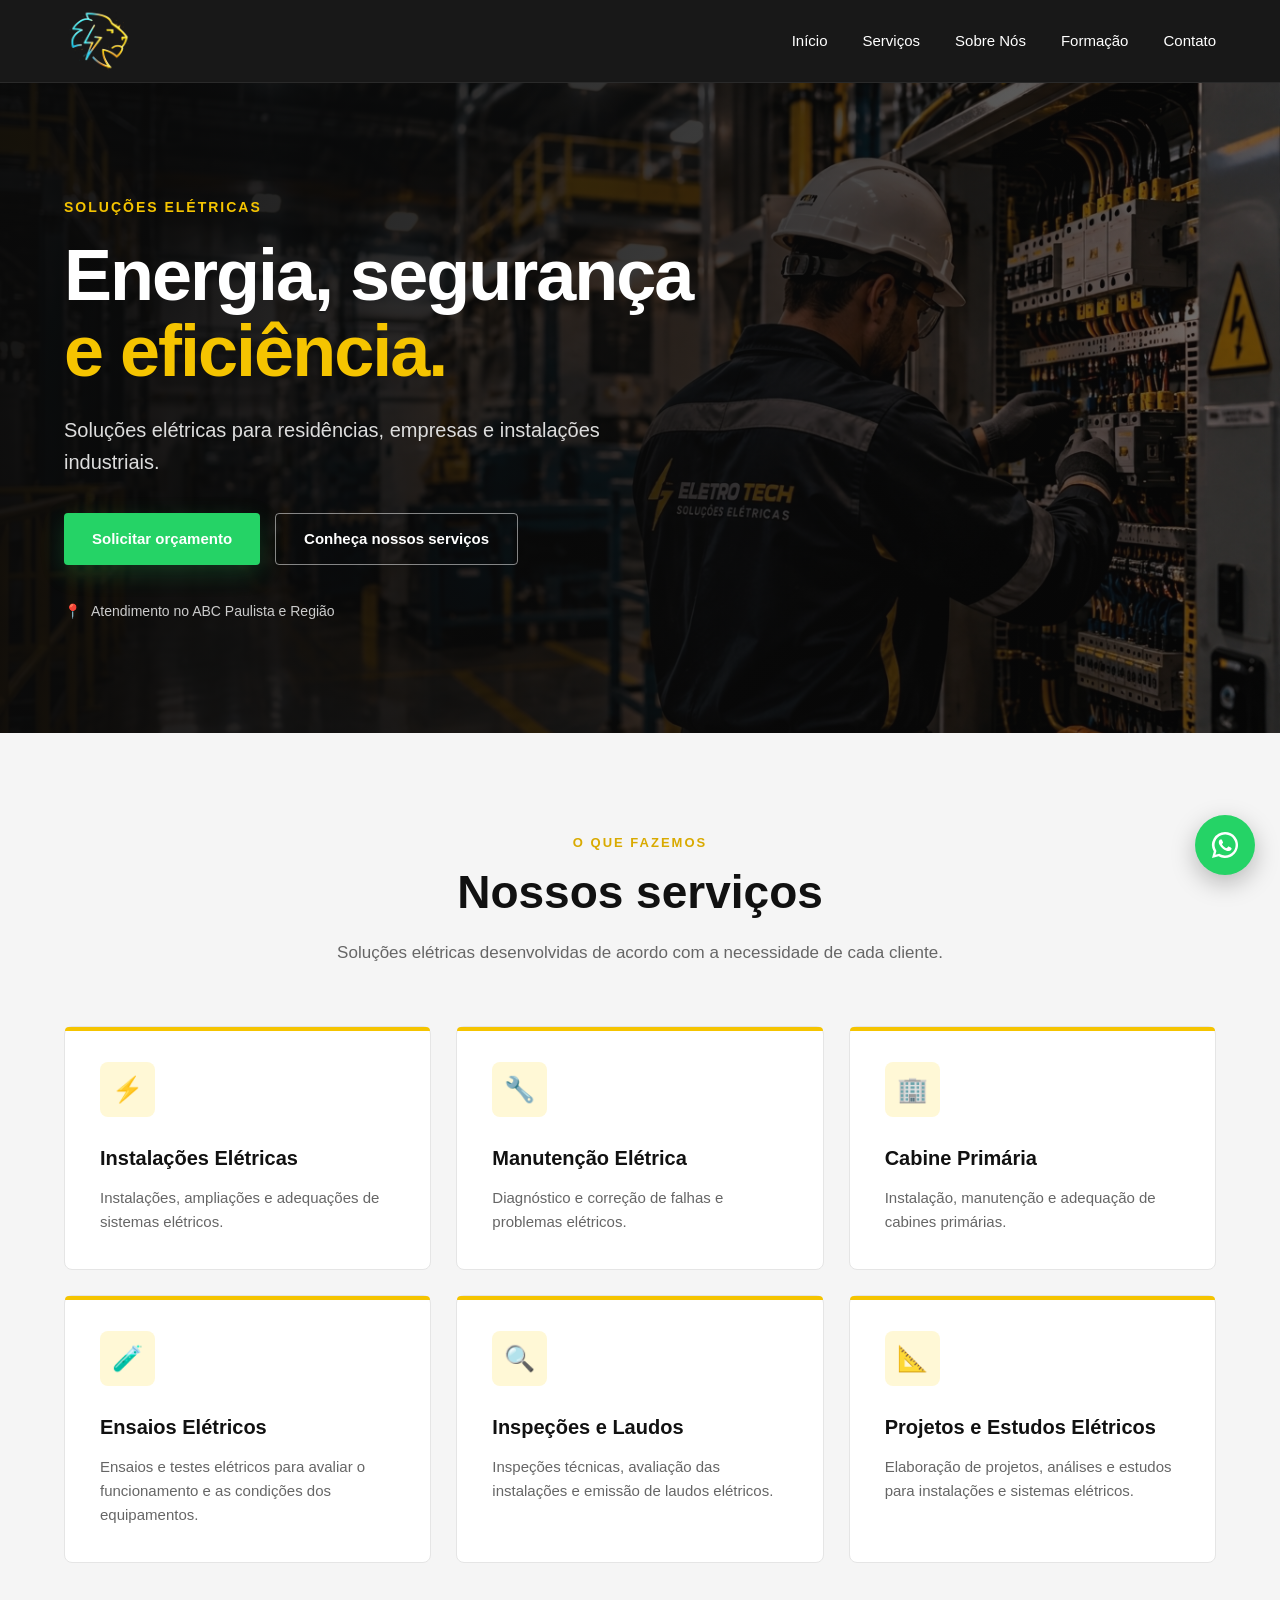
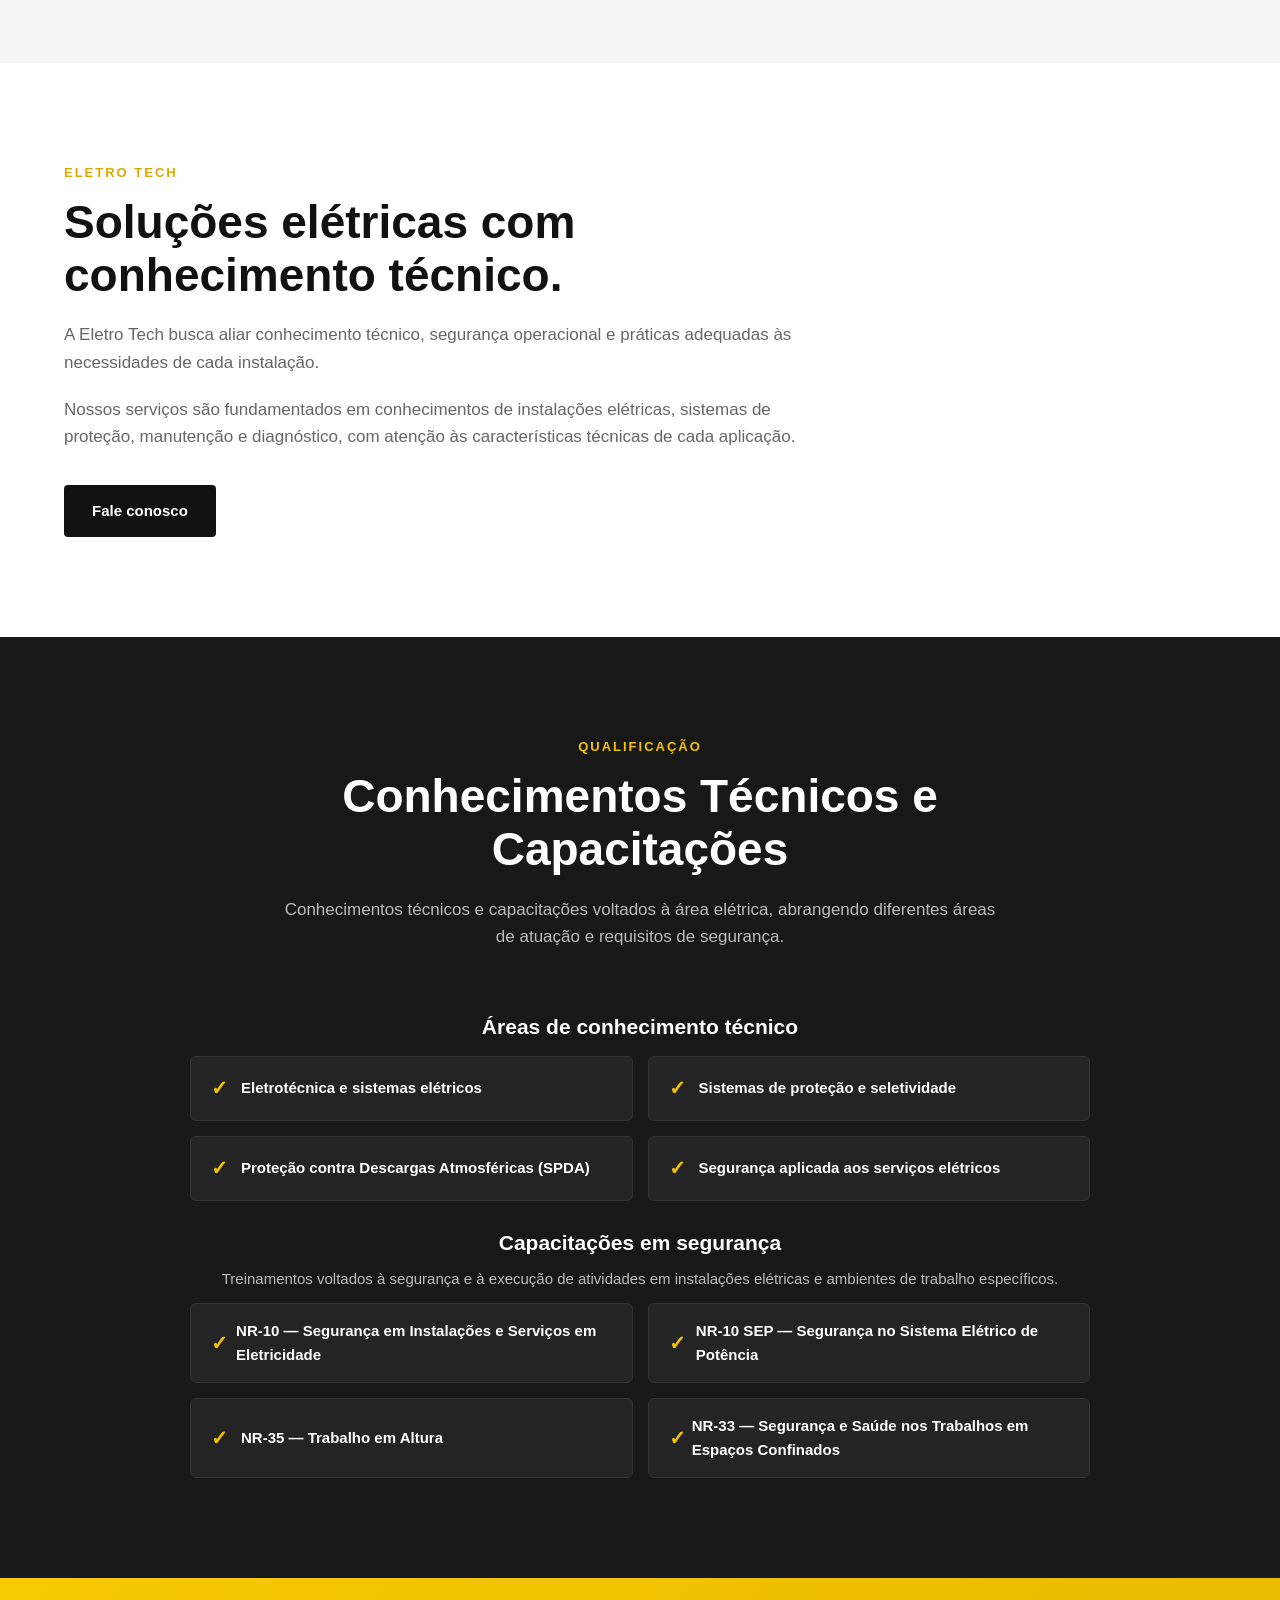
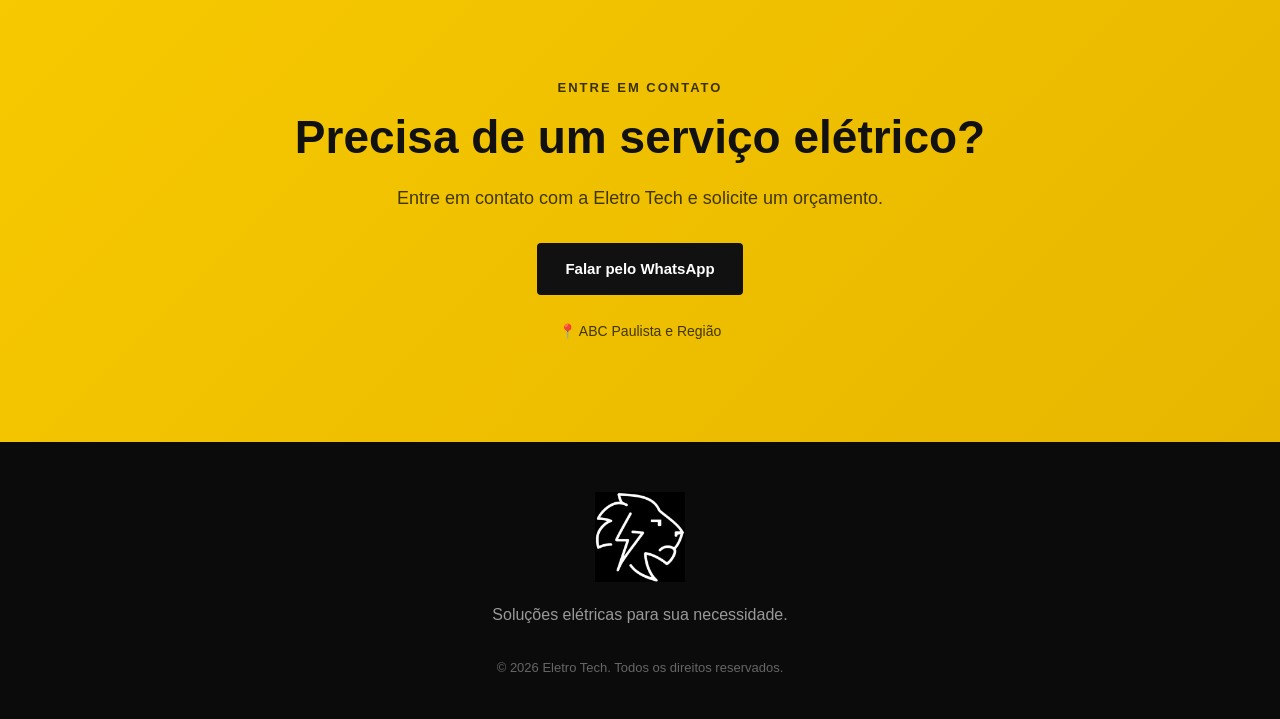
<file: index.html>
<!DOCTYPE html>
<html lang="pt-BR">

<head>
    <meta charset="UTF-8">

    <meta name="viewport" content="width=device-width, initial-scale=1.0">

    <!-- SEO -->
    <title>Eletro Tech Energia | Engenharia Elétrica no ABC Paulista</title>

    <meta
        name="description"
        content="Soluções em engenharia elétrica residencial, comercial e industrial no ABC Paulista. Instalações, manutenção, cabine primária, ensaios e inspeções."
    >

    <meta name="robots" content="index, follow">

    <link rel="canonical" href="https://eletrotechenergia.com.br/">

    <!-- Open Graph - Compartilhamento -->
    <meta property="og:type" content="website">
    <meta property="og:title" content="Eletro Tech Energia | Engenharia Elétrica">
    <meta property="og:description" content="Soluções elétricas residenciais, comerciais e industriais no ABC Paulista e região.">
    <meta property="og:url" content="https://eletrotechenergia.com.br/">
    <meta property="og:image" content="https://eletrotechenergia.com.br/images/og-image.jpg">

    <!-- Favicon -->
    <link rel="icon" type="image/webp" href="images/favicon.webp">

    <!-- CSS -->
    <link rel="stylesheet" href="css/style.css">
</head>

<body>

    <!-- =========================
         HEADER
    ========================== -->

    <header class="header">

        <div class="container header-content">

            <a href="#inicio" class="logo-link">
                <img
                    src="images/logo_colorido_principal.webp"
                    alt="Eletro Tech"
                    class="logo"
                >
            </a>

            <nav class="navigation" id="navMenu">

                <a href="#inicio">Início</a>

                <a href="#servicos">Serviços</a>

                <a href="#sobre">Sobre Nós</a>

                <a href="#formacao">Formação</a>

                <a href="#contato">Contato</a>

                <!-- <a href="tools.html">Ferramentas</a>  PAGINA DE FERRAMENTA REMOVIDA -->  

            </nav>

            <!-- BOTÃO MOBILE -->
            <button class="mobile-menu-btn" onclick="toggleMenu()" aria-label="Abrir Menu">
                ☰
            </button>
        </div>

    </header>


    <main>

        <!-- =========================
             HERO
        ========================== -->

        <section id="inicio" class="hero">

            <div class="container">

                <div class="hero-content">

                    <span class="hero-label">
                        SOLUÇÕES ELÉTRICAS
                    </span>

                    <h1>
                        Energia, segurança
                        <span>e eficiência.</span>
                    </h1>

                    <p>
                        Soluções elétricas para residências,
                        empresas e instalações industriais.
                    </p>

                    <div class="hero-buttons">

                        <a
                            href="https://wa.me/5511913573501?text=Ol%C3%A1%2C%20gostaria%20de%20solicitar%20um%20or%C3%A7amento."
                            target="_blank"
                            class="btn btn-whatsapp"
                        >
                            Solicitar orçamento
                        </a>

                        <a
                            href="#servicos"
                            class="btn btn-outline"
                        >
                            Conheça nossos serviços
                        </a>

                    </div>

                    <div class="service-area">

                        <span>📍</span>

                        <span>
                            Atendimento no ABC Paulista e Região
                        </span>

                    </div>

                </div>

            </div>

        </section>


        <!-- =========================
             SERVIÇOS
        ========================== -->

        <section id="servicos" class="services">

            <div class="container">

                <div class="section-header">

                    <span class="section-label">
                        O QUE FAZEMOS
                    </span>

                    <h2>
                        Nossos serviços
                    </h2>

                    <p>
                        Soluções elétricas desenvolvidas de acordo
                        com a necessidade de cada cliente.
                    </p>

                </div>


                <div class="services-grid">

                    <article class="service-card">

                        <div class="service-icon">
                            ⚡
                        </div>

                        <h3>
                            Instalações Elétricas
                        </h3>

                        <p>
                            Instalações, ampliações e adequações
                            de sistemas elétricos.
                        </p>

                    </article>


                    <article class="service-card">

                        <div class="service-icon">
                            🔧
                        </div>

                        <h3>
                            Manutenção Elétrica
                        </h3>

                        <p>
                            Diagnóstico e correção de falhas
                            e problemas elétricos.
                        </p>

                    </article>


                    <article class="service-card">

                        <div class="service-icon">
                            🏢
                        </div>

                        <h3>
                            Cabine Primária
                        </h3>

                        <p>
                            Instalação, manutenção e adequação de cabines primárias.
                        </p>

                    </article>


                    <article class="service-card">

                        <div class="service-icon">
                            🧪
                        </div>

                        <h3>
                            Ensaios Elétricos
                        </h3>

                        <p>
                            Ensaios e testes elétricos para avaliar
                            o funcionamento e as condições dos equipamentos.
                        </p>

                    </article>


                    <article class="service-card">

                        <div class="service-icon">
                            🔍
                        </div>

                        <h3>
                            Inspeções e Laudos
                        </h3>

                        <p>
                            Inspeções técnicas, avaliação das instalações
                            e emissão de laudos elétricos.
                        </p>

                    </article>

                    
                    <article class="service-card">

                        <div class="service-icon">
                            📐
                        </div>

                        <h3>
                            Projetos e Estudos Elétricos
                        </h3>

                        <p>
                            Elaboração de projetos, análises e estudos
                            para instalações e sistemas elétricos.
                        </p>

                    </article>

                </div>

            </div>

        </section>


        <!-- =========================
             SOBRE
        ========================== -->

        <section id="sobre" class="about">

            <div class="container about-content">

                <div class="about-text">

                    <span class="section-label">
                        ELETRO TECH
                    </span>

                    <h2>
                        Soluções elétricas
                        com conhecimento técnico.
                    </h2>

                    <p>
                        A Eletro Tech busca aliar conhecimento técnico,
                        segurança operacional
                        e práticas adequadas às
                        necessidades de cada instalação.
                    </p>

                    <p>
                        Nossos serviços são fundamentados em conhecimentos
                        de instalações elétricas, sistemas de proteção,
                        manutenção e diagnóstico, com atenção às
                        características técnicas de cada aplicação.
                    </p>

                    <a
                        href="https://wa.me/5511913573501?text=Ol%C3%A1%2C%20gostaria%20de%20conhecer%20os%20servi%C3%A7os%20da%20Eletro%20Tech."
                        target="_blank"
                        class="btn btn-dark"
                    >
                        Fale conosco
                    </a>

                </div>

            </div>

        </section>


<!-- =========================
     QUALIFICAÇÃO TÉCNICA
========================== -->

<section id="formacao" class="training">

    <div class="container">

        <div class="section-header">

            <span class="section-label">
                QUALIFICAÇÃO
            </span>

            <h2>
                Conhecimentos Técnicos e Capacitações
            </h2>

            <p>
                Conhecimentos técnicos e capacitações voltados
                à área elétrica, abrangendo diferentes áreas
                de atuação e requisitos de segurança.
            </p>

        </div>


        <!-- ÁREAS DE CONHECIMENTO -->

        <div class="section-header training-subheader">

            <h3>
                Áreas de conhecimento técnico
            </h3>

        </div>

        <div class="training-list">

            <div class="training-item">
                <span>✓</span>
                <strong>
                    Eletrotécnica e sistemas elétricos
                </strong>
            </div>

            <div class="training-item">
                <span>✓</span>
                <strong>
                    Sistemas de proteção e seletividade
                </strong>
            </div>

            <div class="training-item">
                <span>✓</span>
                <strong>
                    Proteção contra Descargas Atmosféricas (SPDA)
                </strong>
            </div>

            <div class="training-item">
                <span>✓</span>
                <strong>
                    Segurança aplicada aos serviços elétricos
                </strong>
            </div>

        </div>


        <!-- CAPACITAÇÕES PROFISSIONAIS -->

        <div class="section-header training-subheader">

            <h3>
                Capacitações em segurança
            </h3>

            <p>
                Treinamentos voltados à segurança e à execução
                de atividades em instalações elétricas e
                ambientes de trabalho específicos.
            </p>

        </div>

        <div class="training-list">

            <div class="training-item">
                <span>✓</span>
                <strong>
                    NR-10 — Segurança em Instalações e Serviços em Eletricidade
                </strong>
            </div>

            <div class="training-item">
                <span>✓</span>
                <strong>
                    NR-10 SEP — Segurança no Sistema Elétrico de Potência
                </strong>
            </div>

            <div class="training-item">
                <span>✓</span>
                <strong>
                    NR-35 — Trabalho em Altura
                </strong>
            </div>

            <div class="training-item">
                <span>✓</span>
                <strong>
                    NR-33 — Segurança e Saúde nos Trabalhos em Espaços Confinados
                </strong>
            </div>

        </div>

    </div>

</section>

        <!-- =========================
             CONTATO
        ========================== -->

        <section id="contato" class="contact">

            <div class="container contact-content">

                <span class="section-label">
                    ENTRE EM CONTATO
                </span>

                <h2>
                    Precisa de um serviço elétrico?
                </h2>

                <p>
                    Entre em contato com a Eletro Tech
                    e solicite um orçamento.
                </p>

                <a
                    href="https://wa.me/5511913573501?text=Ol%C3%A1%2C%20gostaria%20de%20solicitar%20um%20or%C3%A7amento%20com%20a%20Eletro%20Tech."
                    target="_blank"
                    class="btn btn-whatsapp"
                >
                    Falar pelo WhatsApp
                </a>

                <p class="contact-location">
                    📍 ABC Paulista e Região
                </p>

            </div>

        </section>

    </main>


    <!-- =========================
         FOOTER
    ========================== -->

    <footer class="footer">

        <div class="container footer-content">

            <img
                src="images/logo_com_borda_branca.webp"
                alt="Eletro Tech"
                class="footer-logo"
            >

            <p>
                Soluções elétricas para sua necessidade.
            </p>

            <p class="copyright">
                © 2026 Eletro Tech. Todos os direitos reservados.
            </p>

        </div>

    </footer>

<a
    href="https://wa.me/5511913573501?text=Ol%C3%A1%2C%20gostaria%20de%20solicitar%20um%20or%C3%A7amento%20com%20a%20Eletro%20Tech."
    target="_blank"
    rel="noopener noreferrer"
    class="whatsapp-float"
    aria-label="Falar com a Eletro Tech pelo WhatsApp"
>
    <svg
        xmlns="http://www.w3.org/2000/svg"
        viewBox="0 0 32 32"
        class="whatsapp-icon"
        aria-hidden="true"
    >
        <path
            fill="currentColor"
            d="M16 3a13 13 0 0 0-11.2 19.6L3 29l6.6-1.7A13 13 0 1 0 16 3Zm0 23.5a10.5 10.5 0 0 1-5.3-1.4l-.4-.3-3.9 1 1-3.8-.2-.4A10.5 10.5 0 1 1 16 26.5Zm5.8-7.9c-.3-.2-1.8-.9-2.1-1s-.5-.2-.7.2l-1 1.2c-.2.2-.4.2-.7.1-.3-.2-1.3-.5-2.5-1.6-.9-.8-1.5-1.8-1.7-2.1-.2-.3 0-.5.1-.6l.5-.6c.2-.2.2-.3.3-.5s0-.4 0-.5l-1-2.3c-.2-.6-.5-.5-.7-.5h-.6c-.2 0-.5.1-.8.4s-1.1 1.1-1.1 2.6 1.1 3 1.3 3.2c.1.2 2.2 3.4 5.4 4.7.7.3 1.3.5 1.8.6.7.2 1.4.2 1.9.1.6-.1 1.8-.7 2.1-1.4.3-.7.3-1.3.2-1.4-.1-.2-.3-.3-.6-.4Z"
        />
    </svg>
</a>

    <script src="js/script.js"></script>

</body>

</html>
</file>
<file: css/style.css>
/* ==================================================
   ELETRO TECH
   STYLE.CSS
================================================== */


/* ==================================================
   RESET
================================================== */

* {
    margin: 0;
    padding: 0;
    box-sizing: border-box;
}

html {
    scroll-behavior: smooth;
}

body {
    font-family: Arial, Helvetica, sans-serif;
    color: #1b1b1b;
    background: #ffffff;
    line-height: 1.6;
}

a {
    text-decoration: none;
    color: inherit;
}

img {
    max-width: 100%;
    display: block;
}


/* ==================================================
   VARIÁVEIS
================================================== */

:root {
    --yellow: #f5c400;
    --yellow-dark: #d9aa00;

    --black: #111111;
    --dark: #181818;
    --dark-light: #242424;

    --gray: #666666;
    --light-gray: #f5f5f5;
    --border: #e5e5e5;

    --white: #ffffff;

    --max-width: 1200px;
}


/* ==================================================
   CONTAINER
================================================== */

.container {
    width: 90%;
    max-width: var(--max-width);
    margin: 0 auto;
}


/* ==================================================
   HEADER
================================================== */

.header {
    position: sticky;
    top: 0;

    z-index: 1000;

    background: rgba(17, 17, 17, 0.97);

    border-bottom: 1px solid rgba(255, 255, 255, 0.08);
}

.header-content {
    min-height: 82px;

    display: flex;
    align-items: center;
    justify-content: space-between;
}

.logo-link {
    display: flex;
    align-items: center;
}

.logo {
    width: 70px;
    height: 70px;

    object-fit: contain;
}


/* ==================================================
   NAVEGAÇÃO
================================================== */

.navigation {
    display: flex;
    align-items: center;
    gap: 35px;
}

.navigation a {
    position: relative;

    color: var(--white);

    font-size: 15px;
    font-weight: 500;

    transition: color 0.3s ease;
}

.navigation a::after {
    content: "";

    position: absolute;

    left: 0;
    bottom: -7px;

    width: 0;
    height: 2px;

    background: var(--yellow);

    transition: width 0.3s ease;
}

.navigation a:hover {
    color: var(--yellow);
}

.navigation a:hover::after {
    width: 100%;
}


/* ==================================================
   HERO
================================================== */

.hero {
    position: relative;

    min-height: 650px;

    display: flex;
    align-items: center;

    background:
        linear-gradient(
            90deg,
            rgba(10, 10, 10, 0.95) 0%,
            rgba(10, 10, 10, 0.80) 55%,
            rgba(10, 10, 10, 0.55) 100%
        ),
        url("../images/hero.jpg");

    background-size: cover;
    background-position: center;
}

.hero-content {
    max-width: 760px;

    color: var(--white);
}

.hero-label {
    display: inline-block;

    margin-bottom: 20px;

    color: var(--yellow);

    font-size: 14px;
    font-weight: bold;
    letter-spacing: 2px;
}

.hero h1 {
    max-width: 750px;

    margin-bottom: 25px;

    font-size: clamp(42px, 6vw, 72px);

    line-height: 1.05;

    letter-spacing: -2px;
}

.hero h1 span {
    display: block;

    color: var(--yellow);
}

.hero p {
    max-width: 620px;

    margin-bottom: 35px;

    color: #dddddd;

    font-size: 20px;
}

.hero-buttons {
    display: flex;
    flex-wrap: wrap;
    gap: 15px;
}


/* ==================================================
   BOTÕES
================================================== */

.btn {
    display: inline-flex;

    align-items: center;
    justify-content: center;

    min-height: 52px;

    padding: 0 28px;

    border-radius: 4px;

    font-size: 15px;
    font-weight: bold;

    transition:
        transform 0.25s ease,
        background 0.25s ease,
        box-shadow 0.25s ease;
}

.btn:hover {
    transform: translateY(-2px);
}

.btn-whatsapp {
    background: #25d366;
    color: white;

    box-shadow:
        0 8px 25px rgba(37, 211, 102, 0.20);
}

.btn-whatsapp:hover {
    background: #20bd5a;
}

.btn-outline {
    border: 1px solid rgba(255, 255, 255, 0.5);

    color: white;
}

.btn-outline:hover {
    border-color: var(--yellow);
    color: var(--yellow);
}

.btn-dark {
    background: var(--black);
    color: white;
}

.btn-dark:hover {
    background: #333333;
}


/* ==================================================
   ÁREA DE ATENDIMENTO
================================================== */

.service-area {
    display: flex;
    align-items: center;
    gap: 10px;

    margin-top: 35px;

    color: #cccccc;

    font-size: 14px;
}


/* ==================================================
   SEÇÕES
================================================== */

section {
    padding: 100px 0;
}

.section-header {
    max-width: 720px;

    margin: 0 auto 60px;

    text-align: center;
}

.section-label {
    display: block;

    margin-bottom: 12px;

    color: var(--yellow-dark);

    font-size: 13px;
    font-weight: bold;

    letter-spacing: 2px;
}

.section-header h2,
.about h2,
.contact h2 {
    margin-bottom: 20px;

    color: var(--black);

    font-size: clamp(32px, 4vw, 46px);

    line-height: 1.15;
}

.section-header p {
    color: var(--gray);

    font-size: 17px;
}


/* ==================================================
   SERVIÇOS
================================================== */

.services {
    background: var(--light-gray);
}

.services-grid {
    display: grid;

    grid-template-columns:
        repeat(3, 1fr);

    gap: 25px;
}

.service-card {
    position: relative;

    padding: 35px;

    background: white;

    border: 1px solid var(--border);

    border-radius: 8px;

    transition:
        transform 0.3s ease,
        box-shadow 0.3s ease;
}

.service-card::before {
    content: "";

    position: absolute;

    top: 0;
    left: 0;

    width: 100%;
    height: 4px;

    background: var(--yellow);

    border-radius: 8px 8px 0 0;
}

.service-card:hover {
    transform: translateY(-6px);

    box-shadow:
        0 15px 40px rgba(0, 0, 0, 0.10);
}

.service-icon {
    width: 55px;
    height: 55px;

    display: flex;
    align-items: center;
    justify-content: center;

    margin-bottom: 25px;

    background: #fff8d6;

    border-radius: 8px;

    font-size: 25px;
}

.service-card h3 {
    margin-bottom: 12px;

    color: var(--black);

    font-size: 20px;
}

.service-card p {
    color: var(--gray);

    font-size: 15px;
}


/* ==================================================
   SOBRE
================================================== */

.about {
    background: white;
}

.about-content {
    display: flex;
    justify-content: flex-start;
}

.about-text {
    max-width: 750px;
}

.about h2 {
    max-width: 650px;
}

.about p {
    margin-bottom: 20px;

    color: var(--gray);

    font-size: 17px;
}

.about .btn {
    margin-top: 15px;
}


/* ==================================================
   FORMAÇÃO
================================================== */

.training {
    background: var(--dark);

    color: white;
}

.training .section-header h2 {
    color: white;
}

.training .section-header p {
    color: #bbbbbb;
}

.training .section-label {
    color: var(--yellow);
}

.training-list {
    max-width: 900px;

    margin: 0 auto;

    display: grid;

    grid-template-columns:
        repeat(2, 1fr);

    gap: 15px;
}

.training-item {
    display: flex;
    align-items: center;

    min-height: 65px;

    padding: 15px 20px;

    background: var(--dark-light);

    border: 1px solid #333333;

    border-radius: 6px;
}

.training-item span {
    width: 30px;

    color: var(--yellow);

    font-size: 20px;
    font-weight: bold;
}

.training-item strong {
    font-size: 15px;
}


/* ==================================================
   CONTATO
================================================== */

.contact {
    position: relative;

    background:
        linear-gradient(
            135deg,
            #f7c900 0%,
            #e7b600 100%
        );

    text-align: center;
}

.contact .section-label {
    color: #3b3100;
}

.contact h2 {
    color: #111111;
}

.contact p {
    margin-bottom: 30px;

    color: #403600;

    font-size: 18px;
}

.contact .btn-whatsapp {
    background: #111111;

    color: white;

    box-shadow: none;
}

.contact .btn-whatsapp:hover {
    background: #292929;
}

.contact-location {
    margin-top: 25px;

    margin-bottom: 0 !important;

    font-size: 14px !important;
}


/* ==================================================
   FOOTER
================================================== */

.footer {
    padding: 50px 0 30px;

    background: #0b0b0b;

    color: #999;

    text-align: center;
}

.footer-content {
    display: flex;
    flex-direction: column;
    align-items: center;
}

.footer-logo {
    width: 90px;
    height: 90px;

    object-fit: contain;

    margin-bottom: 20px;
}

.footer-content > p {
    margin-bottom: 10px;
}

.copyright {
    margin-top: 20px;

    color: #666;

    font-size: 13px;
}


/* ==================================================
   RESPONSIVIDADE
================================================== */

@media (max-width: 900px) {

    .navigation {
        gap: 20px;
    }

    .services-grid {
        grid-template-columns: repeat(2, 1fr);
    }

}


@media (max-width: 700px) {

    section {
        padding: 75px 0;
    }


    /* HEADER */

    .header-content {
        min-height: 75px;
    }

    .logo {
        width: 60px;
        height: 60px;
    }

    .navigation {
        display: none;
    }


    /* HERO */

    .hero {
        min-height: 600px;

        background:
            linear-gradient(
                rgba(10, 10, 10, 0.90),
                rgba(10, 10, 10, 0.90)
            ),
            url("../images/hero.jpg");

        background-position: center;
    }

    .hero h1 {
        letter-spacing: -1px;
    }

    .hero p {
        font-size: 18px;
    }

    .hero-buttons {
        flex-direction: column;

        align-items: stretch;
    }

    .hero-buttons .btn {
        width: 100%;
    }


    /* SERVIÇOS */

    .services-grid {
        grid-template-columns: 1fr;
    }


    /* FORMAÇÃO */

    .training-list {
        grid-template-columns: 1fr;
    }


    /* CONTATO */

    .contact h2 {
        font-size: 34px;
    }

}


/* ==================================================
   CELULARES PEQUENOS
================================================== */

@media (max-width: 400px) {

    .container {
        width: 92%;
    }

    .hero h1 {
        font-size: 38px;
    }

    .section-header h2 {
        font-size: 30px;
    }

}

/* ==================================================
   WHATSAPP FLUTUANTE
================================================== */

/* ==================================================
   WHATSAPP FLUTUANTE
================================================== */

.whatsapp-float {
    position: fixed;
    right: 25px;
    bottom: 25px;
    z-index: 9999;

    display: flex;
    align-items: center;
    justify-content: center;

    width: 60px;
    height: 60px;
    min-width: 60px;
    padding: 0;

    background: #25d366;
    color: #ffffff;

    border: none;
    border-radius: 50%;

    box-shadow: 0 8px 25px rgba(0, 0, 0, 0.25);
    transition: transform 0.25s ease, background 0.25s ease;
}

.whatsapp-float .whatsapp-icon {
    display: block;
    width: 32px;
    height: 32px;
    flex-shrink: 0;
}

.whatsapp-float:hover {
    background: #20bd5a;
    transform: scale(1.05);
}

@media (max-width: 700px) {
    .whatsapp-float {
        right: 16px;
        bottom: 16px;
        width: 56px;
        height: 56px;
        min-width: 56px;
    }

    .whatsapp-float .whatsapp-icon {
        width: 30px;
        height: 30px;
    }
}

/* ==================================================
   PÁGINA FERRAMENTA DE TESTE
================================================== */

.tool-page {
    background: #f4f6f8;
    padding: 50px 0;
}

.tool-title-header {
    text-align: center;
    margin-bottom: 30px;
}

.tool-title-header h2 {
    font-size: 28px;
    color: #111;
}

.tool-card {
    background: #ffffff;
    border: 1px solid #dcdcdc;
    border-radius: 8px;
    padding: 35px;
    box-shadow: 0 4px 15px rgba(0,0,0,0.05);
}

.tool-fieldset {
    border: 1px solid #d1d5db;
    border-radius: 6px;
    padding: 20px 25px 25px;
    margin-bottom: 25px;
    background: #fafafa;
}

.tool-fieldset legend {
    font-weight: bold;
    color: #0284c7;
    padding: 0 10px;
    font-size: 16px;
}

.grid-3 {
    display: grid;
    grid-template-columns: repeat(3, 1fr);
    gap: 20px;
}

.grid-2 {
    display: grid;
    grid-template-columns: repeat(2, 1fr);
    gap: 20px;
}

.span-2 {
    grid-column: span 2;
}

.input-group {
    display: flex;
    flex-direction: column;
    gap: 6px;
}

.input-group label {
    font-size: 13px;
    font-weight: bold;
    color: #374151;
}

.input-group input,
.input-group select {
    padding: 9px 12px;
    border: 1px solid #cbd5e1;
    border-radius: 5px;
    font-size: 14px;
    background: #fff;
    color: #1e293b;
}

.input-group input:focus,
.input-group select:focus {
    outline: none;
    border-color: #0284c7;
    box-shadow: 0 0 0 2px rgba(2, 132, 199, 0.2);
}

.action-buttons {
    display: flex;
    gap: 15px;
    justify-content: center;
    margin-top: 30px;
}

.btn-primary-tool {
    background: #0284c7;
    color: #ffffff;
    border: none;
    padding: 12px 25px;
    border-radius: 6px;
    font-weight: bold;
    cursor: pointer;
    transition: background 0.2s ease;
}

.btn-primary-tool:hover {
    background: #0369a1;
}

/* Tabela de Resultados */
.table-container {
    margin-top: 35px;
    padding-top: 25px;
    border-top: 2px solid #e2e8f0;
}

.table-container h3 {
    margin-bottom: 10px;
    color: #0f172a;
}

.data-table {
    width: 100%;
    border-collapse: collapse;
    margin-top: 15px;
}

.data-table th,
.data-table td {
    padding: 12px 15px;
    border: 1px solid #e2e8f0;
    text-align: left;
}

.data-table th {
    background: #f1f5f9;
    color: #334155;
    font-size: 14px;
}

.data-table td {
    font-size: 14px;
    color: #475569;
}

/* Responsivo */
@media (max-width: 800px) {
    .grid-3, .grid-2 {
        grid-template-columns: 1fr;
    }
    .span-2 {
        grid-column: span 1;
    }
    .action-buttons {
        flex-direction: column;
    }
}

/* ==================================================
   MENU RESPONSIVO (MOBILE)
================================================== */

.mobile-menu-btn {
    display: none;
    background: none;
    border: none;
    color: var(--yellow, #f5c400);
    font-size: 28px;
    cursor: pointer;
    padding: 5px 10px;
}

@media (max-width: 768px) {
    .mobile-menu-btn {
        display: block; /* Exibe o botão hambúrguer no telemóvel */
    }

    .navigation {
        display: none; /* Esconde o menu padrão no telemóvel */
        flex-direction: column;
        position: absolute;
        top: 100%;
        left: 0;
        width: 100%;
        background: #111111;
        padding: 20px 0;
        box-shadow: 0 10px 15px rgba(0, 0, 0, 0.3);
        border-bottom: 2px solid var(--yellow, #f5c400);
        z-index: 1000;
    }

    .navigation.active {
        display: flex; /* Exibe o menu quando ativado pelo clique */
    }

    .navigation a {
        padding: 12px 25px;
        width: 100%;
        text-align: left;
        border-bottom: 1px solid #222;
    }
}

/* ==================================================
   AJUSTES DE ESPAÇAMENTO - FORMAÇÃO
================================================== */

.training-subheader {
    max-width: 900px;
    margin: 25px auto 12px;
    text-align: center;
}

.training-subheader h3 {
    margin: 0;
    color: var(--white);
    font-size: 21px;
}

.training-subheader p {
    margin: 8px 0 0;
    color: #bbbbbb;
    font-size: 15px;
}
</file>
